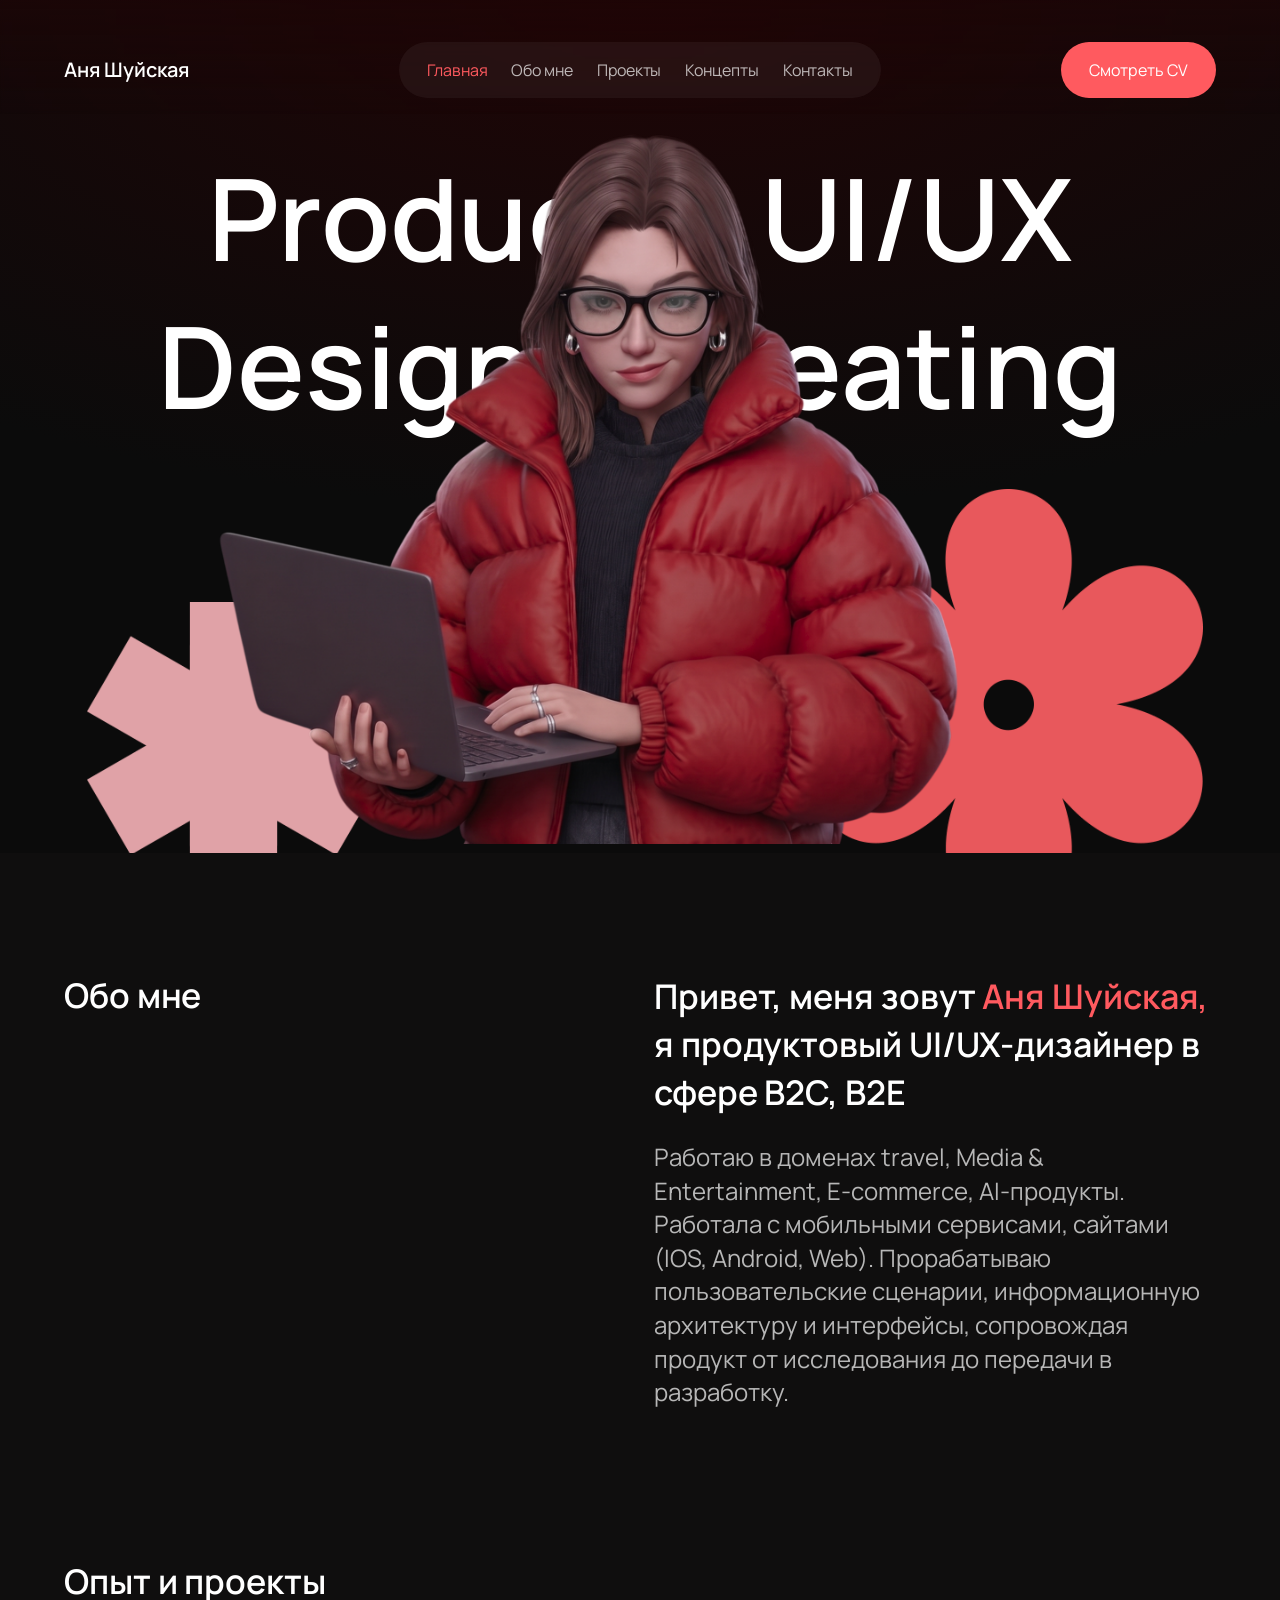
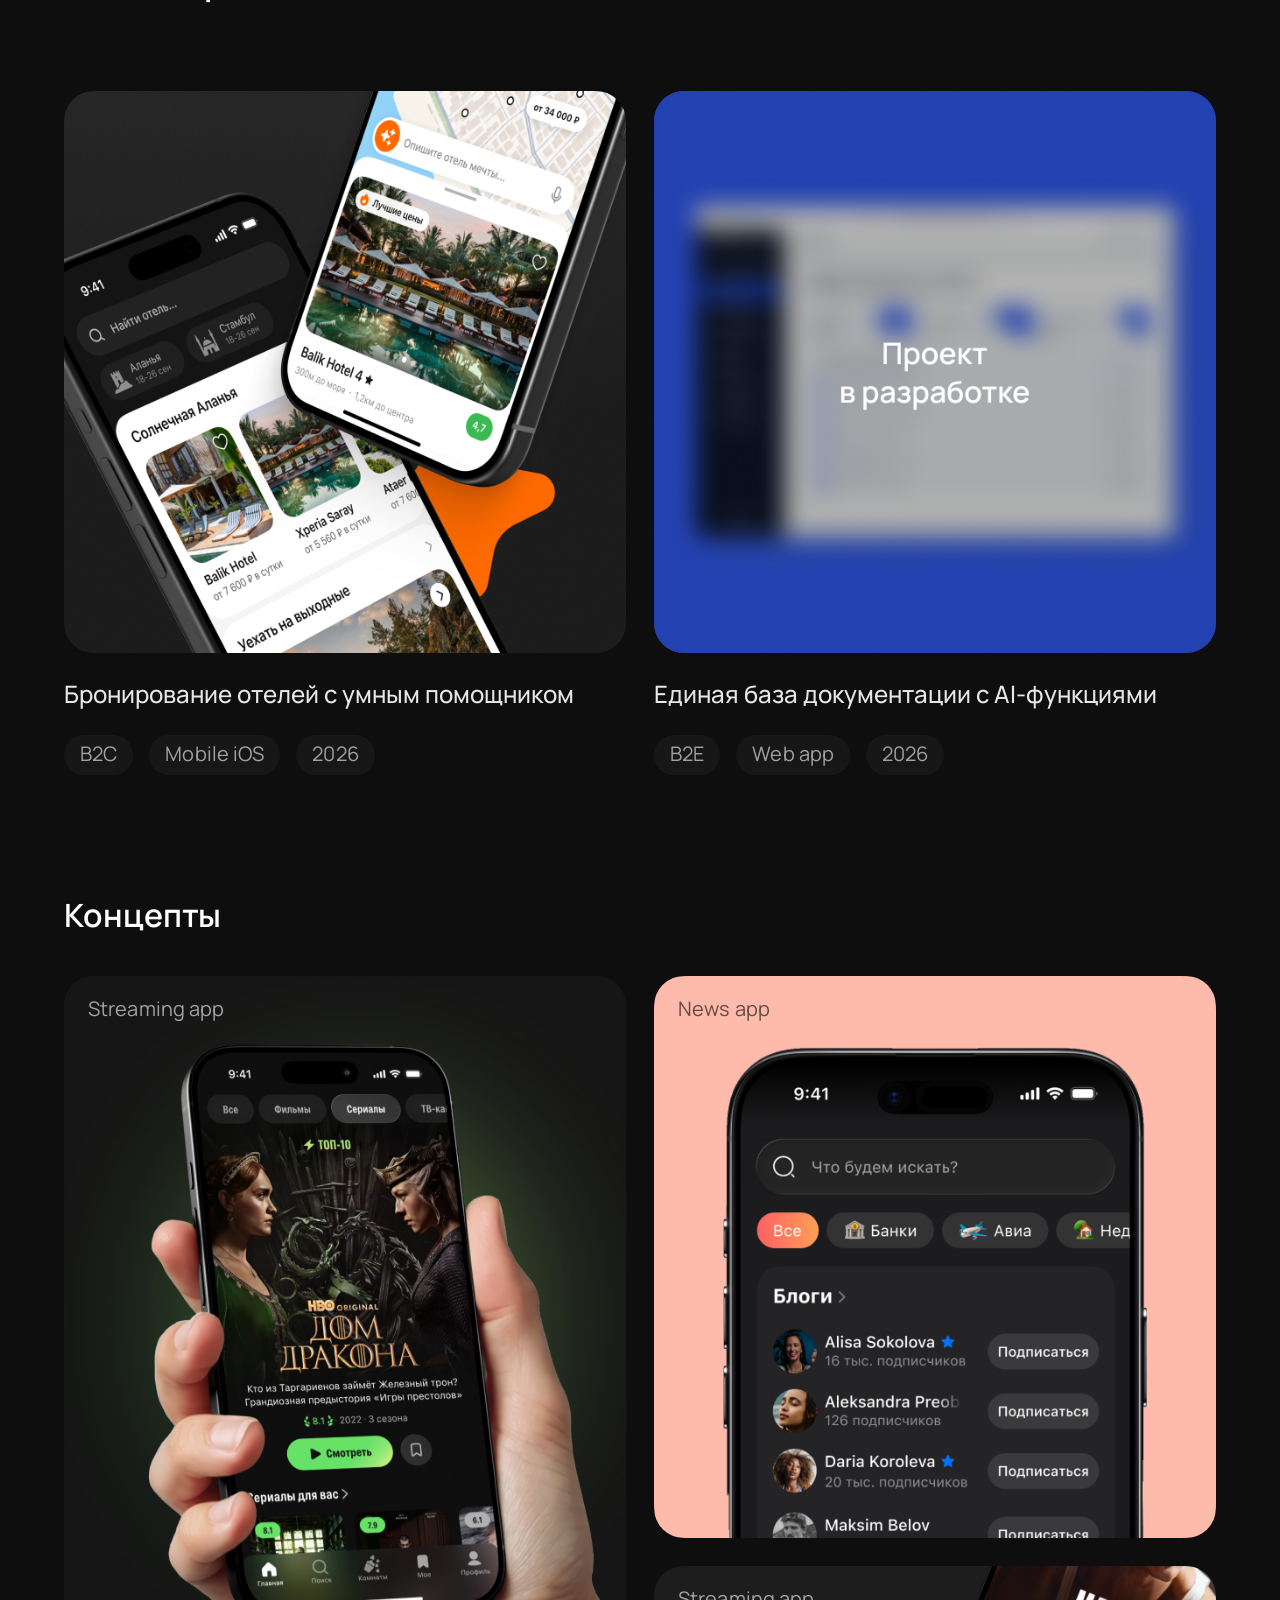
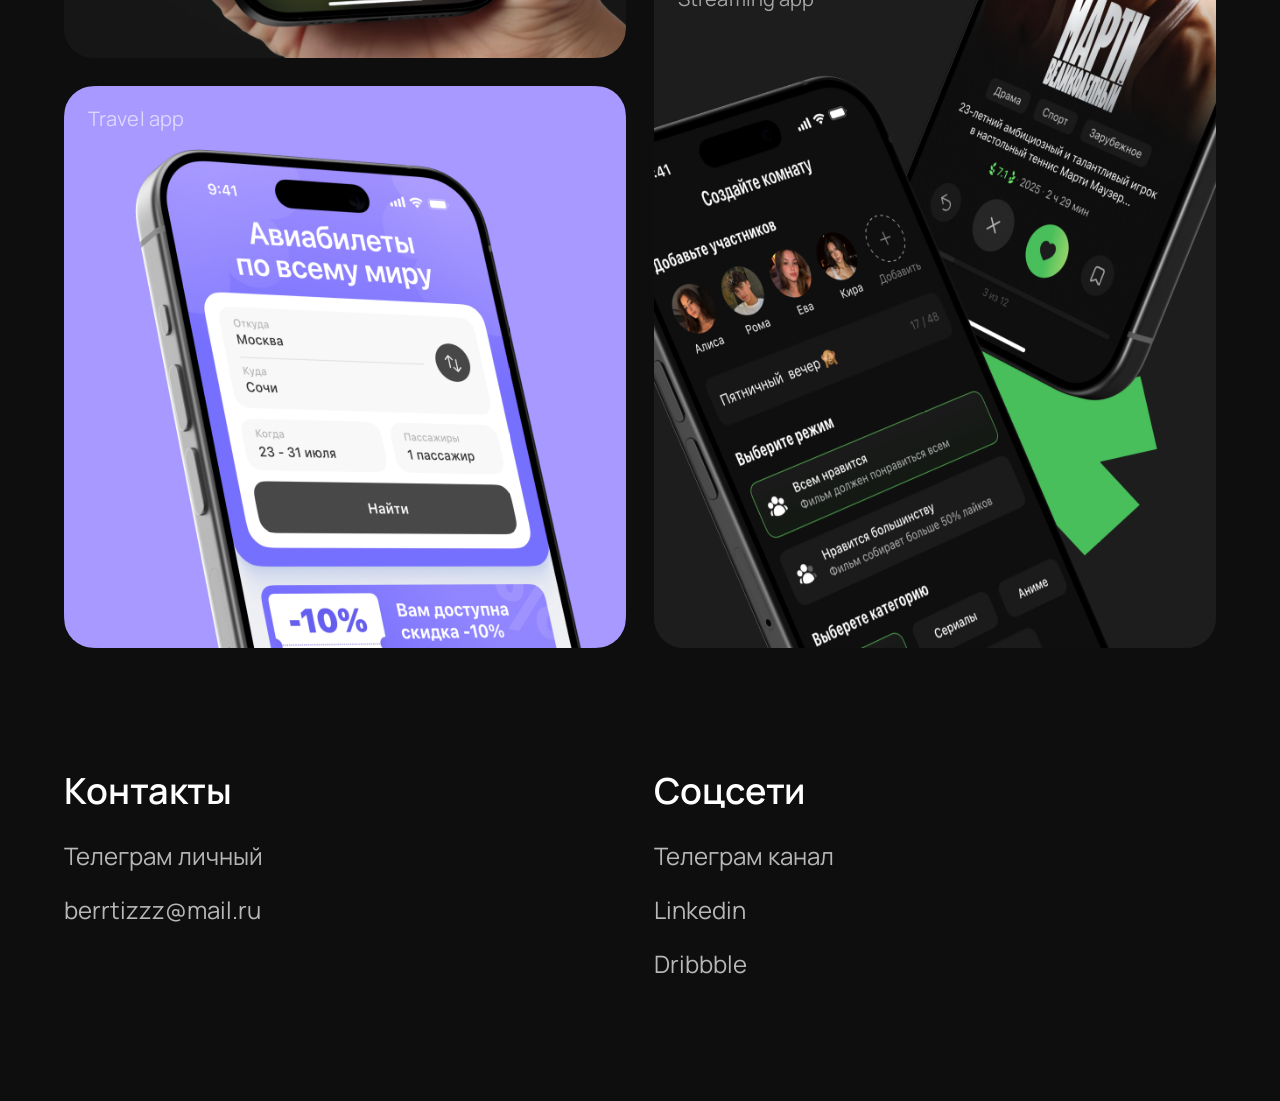
<file: index.html>
<!doctype html>
<html lang="ru">
<head>
  <meta charset="utf-8">
  <meta name="viewport" content="width=device-width, initial-scale=1">
  <title>Аня Шуйская — Product & UX/UI Designer</title>
  <meta name="description" content="Аня Шуйская — продуктовый UI/UX-дизайнер в сфере B2C и B2E.">
  <link rel="preconnect" href="https://fonts.googleapis.com">
  <link rel="preconnect" href="https://fonts.gstatic.com" crossorigin>
  <link href="https://fonts.googleapis.com/css2?family=Manrope:wght@400;500;600&display=swap" rel="stylesheet">
  <link rel="stylesheet" href="css/styles.css">
  <link rel="stylesheet" href="css/cursor.css">
</head>
<body>

  <div class="site-header-bg" aria-hidden="true"></div>

  <header class="site-header">
    <a href="#top" class="logo">Аня Шуйская</a>

    <nav class="nav" id="site-nav" aria-label="Основная навигация">
      <a href="#top" class="nav__link is-active" data-section="top">Главная</a>
      <a href="#about" class="nav__link" data-section="about">Обо мне</a>
      <a href="#projects" class="nav__link" data-section="projects">Проекты</a>
      <a href="#concepts" class="nav__link" data-section="concepts">Концепты</a>
      <a href="#contacts" class="nav__link" data-section="contacts">Контакты</a>
    </nav>

    <div class="header-actions">
      <a href="assets/cv-anna-shuiskaya.pdf" class="btn-cv" target="_blank" rel="noopener" aria-label="Смотреть CV">
        <span class="btn-cv__full">Смотреть CV</span>
        <span class="btn-cv__short" aria-hidden="true">CV</span>
      </a>
      <button type="button" class="btn-burger" aria-label="Открыть меню" aria-expanded="false" aria-controls="site-nav">
        <svg class="btn-burger__icon btn-burger__icon--open" width="24" height="24" viewBox="0 0 24 24" fill="none" aria-hidden="true"><path d="M3.75 6.75h16.5M3.75 12h16.5m-16.5 5.25h16.5" stroke="currentColor" stroke-width="1.5" stroke-linecap="round" stroke-linejoin="round"/></svg>
        <svg class="btn-burger__icon btn-burger__icon--close" width="24" height="24" viewBox="0 0 24 24" fill="none" aria-hidden="true"><path d="M6 18 18 6M6 6l12 12" stroke="currentColor" stroke-width="1.5" stroke-linecap="round" stroke-linejoin="round"/></svg>
      </button>
    </div>
  </header>

  <main>

    <!-- Hero -->
    <section id="top" class="hero section" data-section="top">
      <!-- Сцена 1440×960 масштабируется целиком: фигуры, текст и фото не смещаются друг относительно друга -->
      <div class="hero__stage">
        <h1 class="hero__title">
          Product &amp; UI/UX<br>Designer creating
        </h1>
        <img class="hero__shape hero__shape--asterisk" src="assets/shape-asterisk.png" alt="" aria-hidden="true">
        <img class="hero__shape hero__shape--flower" src="assets/shape-flower.png" alt="" aria-hidden="true">
        <img class="hero__figure" src="assets/hero-woman.png" alt="Аня Шуйская с ноутбуком">
      </div>
    </section>

    <!-- Обо мне -->
    <section id="about" class="about section" data-section="about">
      <div class="container about__grid">
        <h2 class="heading">Обо мне</h2>
        <div class="about__text">
          <p class="about__lead">
            Привет, меня зовут <span class="accent">Аня Шуйская,</span><br class="br-mobile">
            я продуктовый UI/UX-дизайнер<br class="br-mobile"> в сфере B2C, B2E
          </p>
          <p>
            Работаю в доменах travel, Media &amp; Entertainment, E-commerce, AI-продукты. Работала с мобильными сервисами, сайтами (IOS, Android, Web). Прорабатываю пользовательские сценарии, информационную архитектуру и интерфейсы, сопровождая продукт от исследования до передачи в разработку.
          </p>
        </div>
      </div>
    </section>

    <!-- Проекты -->
    <section id="projects" class="projects section" data-section="projects">
      <div class="container">
        <h2 class="heading">Опыт и проекты</h2>

        <div class="projects__grid">
          <article class="project">
            <a href="case-hotel-booking.html" class="media media--square">
              <img src="assets/hotel-booking.png" alt="Экраны приложения бронирования отелей">
            </a>
            <h3 class="project__title"><a href="case-hotel-booking.html">Бронирование отелей с умным<br class="br-mobile"> помощником</a></h3>
            <ul class="tags">
              <li class="tag">B2C</li>
              <li class="tag">Mobile iOS</li>
              <li class="tag">2026</li>
            </ul>
          </article>

          <article class="project">
            <a href="#" class="media media--square media--wip">
              <img src="assets/wip-project.png" alt="Проект в разработке">
            </a>
            <h3 class="project__title">Единая база документации<br class="br-mobile"> с AI-функциями</h3>
            <ul class="tags">
              <li class="tag">B2E</li>
              <li class="tag">Web app</li>
              <li class="tag">2026</li>
            </ul>
          </article>
        </div>
      </div>
    </section>

    <!-- Концепты -->
    <section id="concepts" class="concepts section" data-section="concepts">
      <div class="container">
        <h2 class="heading heading--sub">Концепты</h2>

        <div class="concepts__grid">
          <div class="concepts__col">
            <figure class="concept">
              <div class="media media--tall media--dragon">
                <img src="assets/concept-streaming-dragon.png" alt="Концепт стриминг-приложения, карточка сериала">
                <span class="media__label">Streaming app</span>
              </div>
            </figure>
            <figure class="concept">
              <div class="media media--square">
                <img src="assets/concept-travel.png" alt="Концепт приложения для покупки авиабилетов">
                <span class="media__label">Travel app</span>
              </div>
            </figure>
          </div>

          <div class="concepts__col">
            <figure class="concept">
              <div class="media media--square">
                <img src="assets/concept-news.png" alt="Концепт новостного приложения, лента блогов">
                <span class="media__label media__label--dark">News app</span>
              </div>
            </figure>
            <figure class="concept">
              <div class="media media--tall">
                <img src="assets/concept-streaming-party.png" alt="Концепт приложения для совместного просмотра">
                <span class="media__label">Streaming app</span>
              </div>
            </figure>
          </div>
        </div>
      </div>
    </section>

    <!-- Контакты -->
    <section id="contacts" class="contacts section" data-section="contacts">
      <div class="container contacts__grid">
        <div>
          <h2 class="heading heading--small">Контакты</h2>
          <ul class="contacts__list">
            <li><a href="https://t.me/berrtizzz" target="_blank" rel="noopener">Телеграм личный</a></li>
            <li><a href="mailto:berrtizzz@mail.ru">berrtizzz@mail.ru</a></li>
          </ul>
        </div>

        <div>
          <h2 class="heading heading--small">Соцсети</h2>
          <ul class="contacts__list">
            <li><a href="https://t.me/ashuiskayaa" target="_blank" rel="noopener">Телеграм канал</a></li>
            <li><a href="https://www.linkedin.com/in/аня-шуйская-9316ab3b3?utm_source=share_via&amp;utm_content=profile&amp;utm_medium=member_ios" target="_blank" rel="noopener">Linkedin</a></li>
            <li><a href="https://dribbble.com/ShuiskayaBlin" target="_blank" rel="noopener">Dribbble</a></li>
          </ul>
        </div>
      </div>
    </section>

  </main>

  <script src="js/main.js"></script>
  <script src="js/cursor.js"></script>
</body>
</html>
</file>
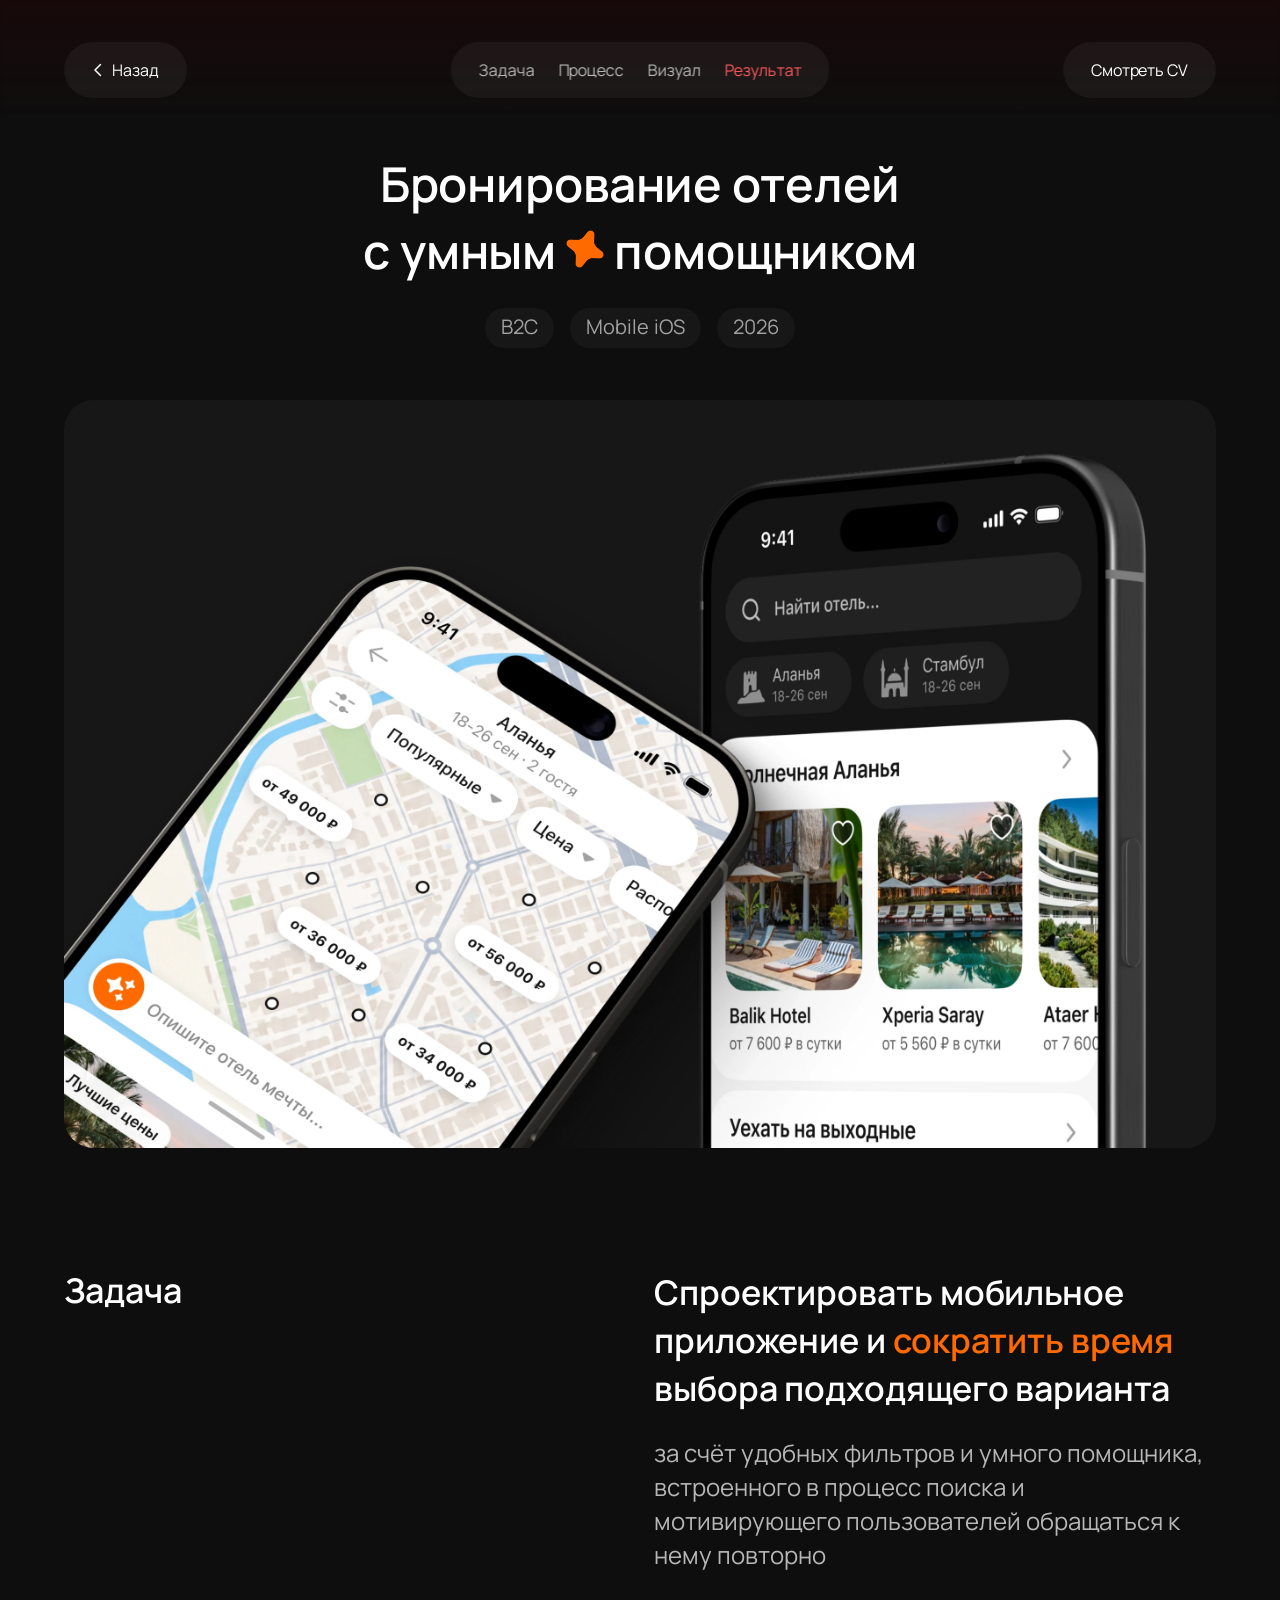
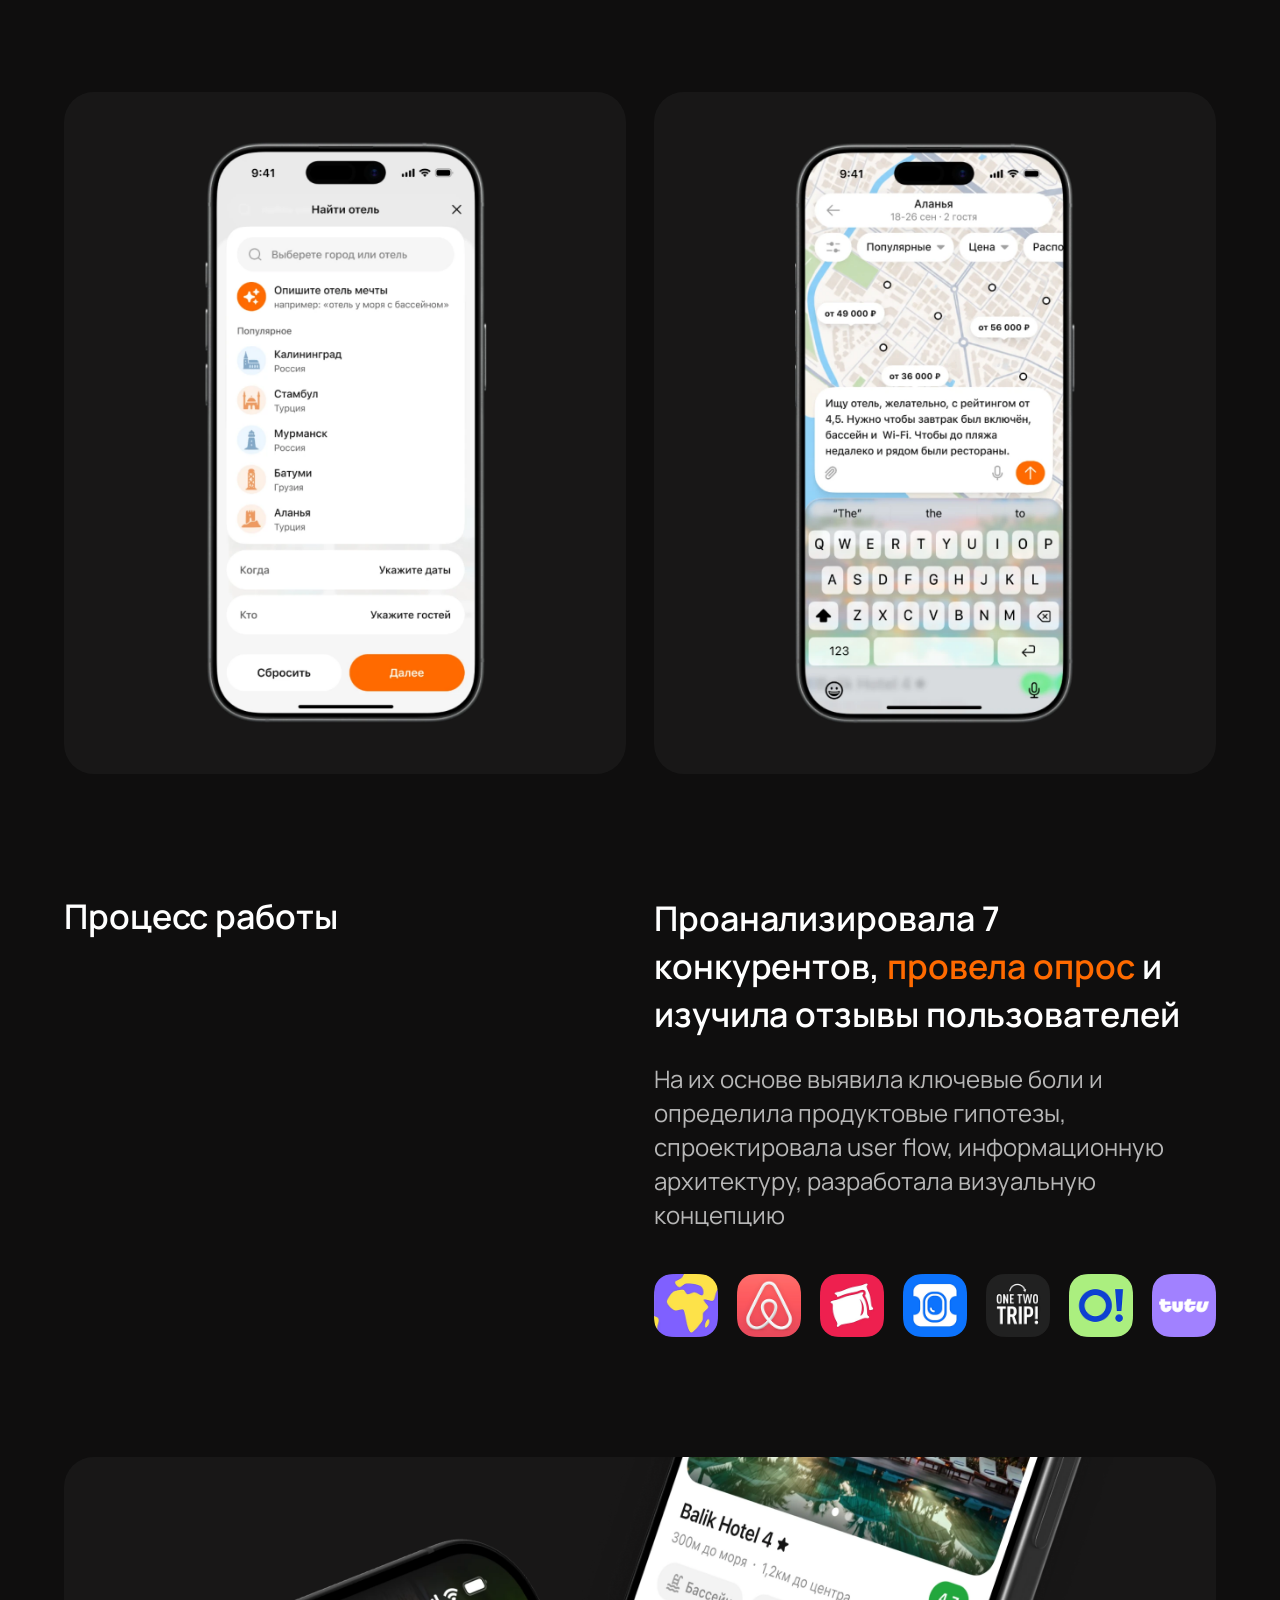
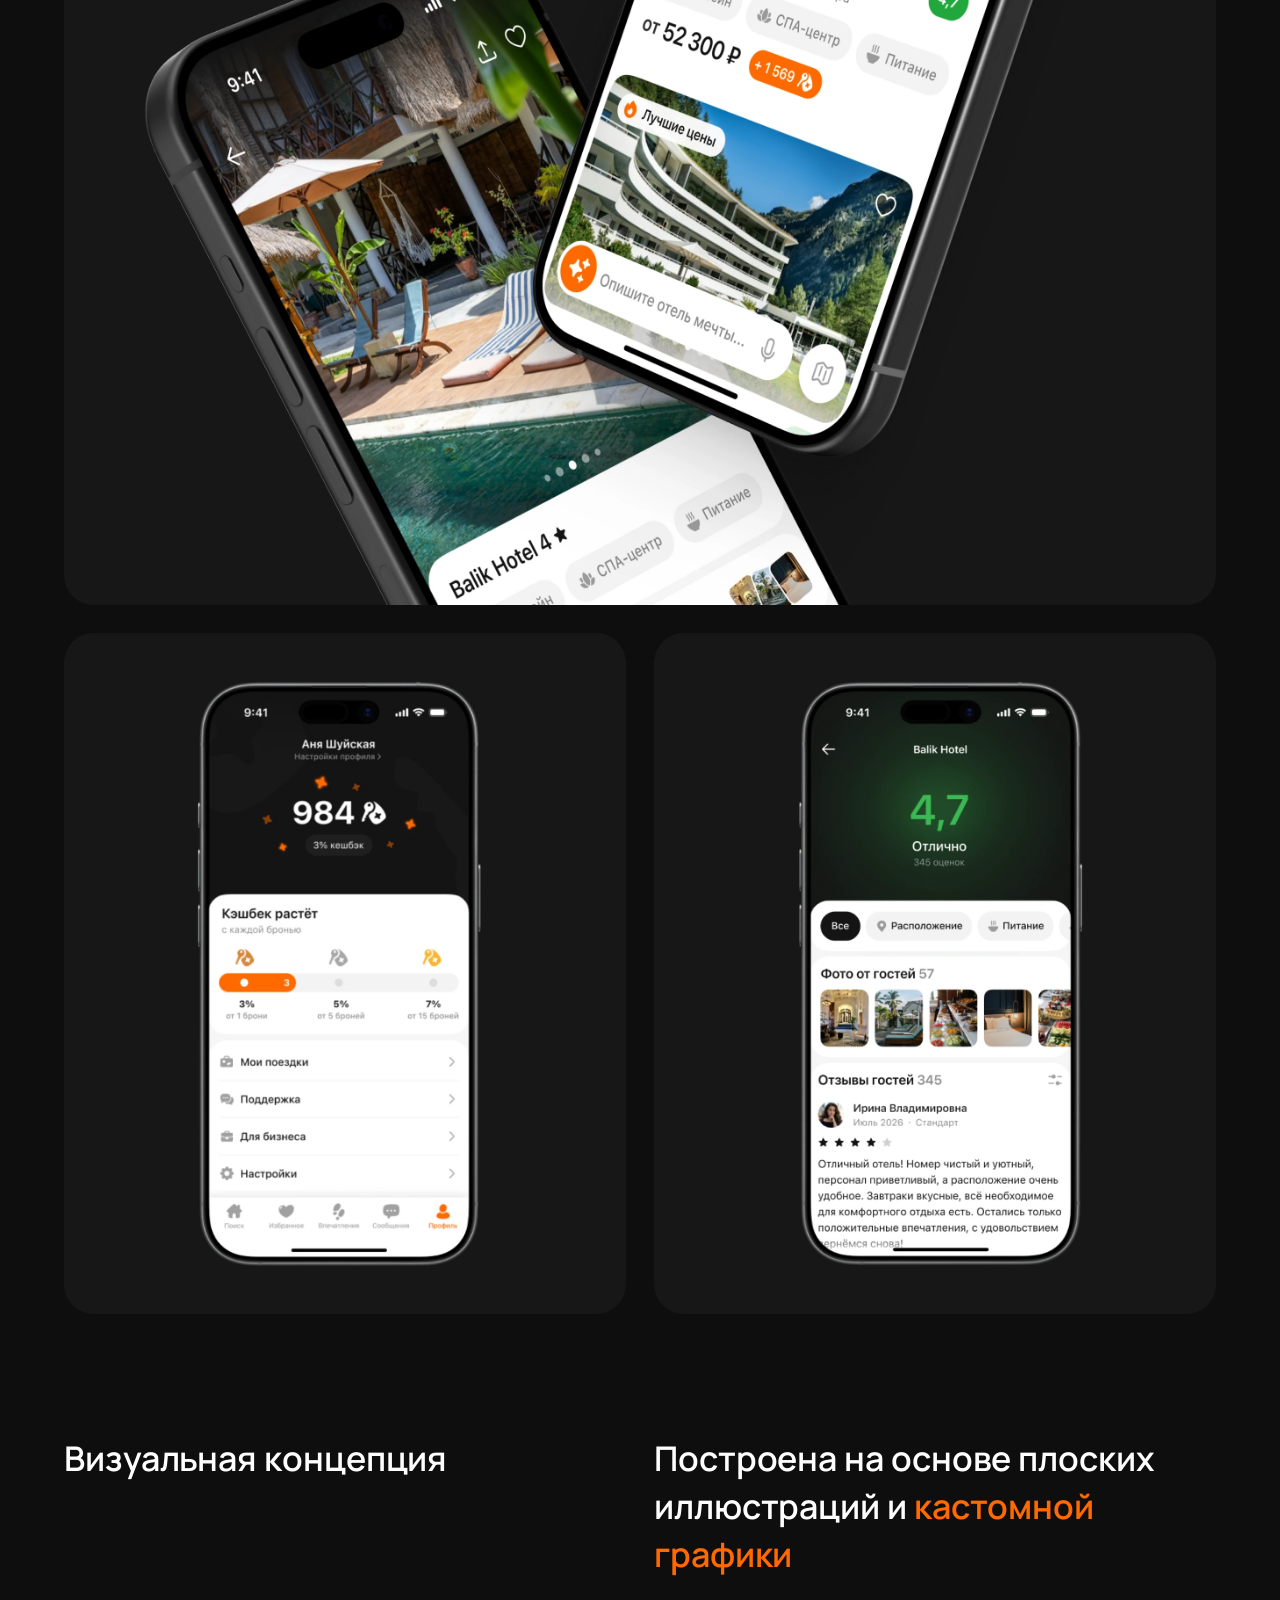
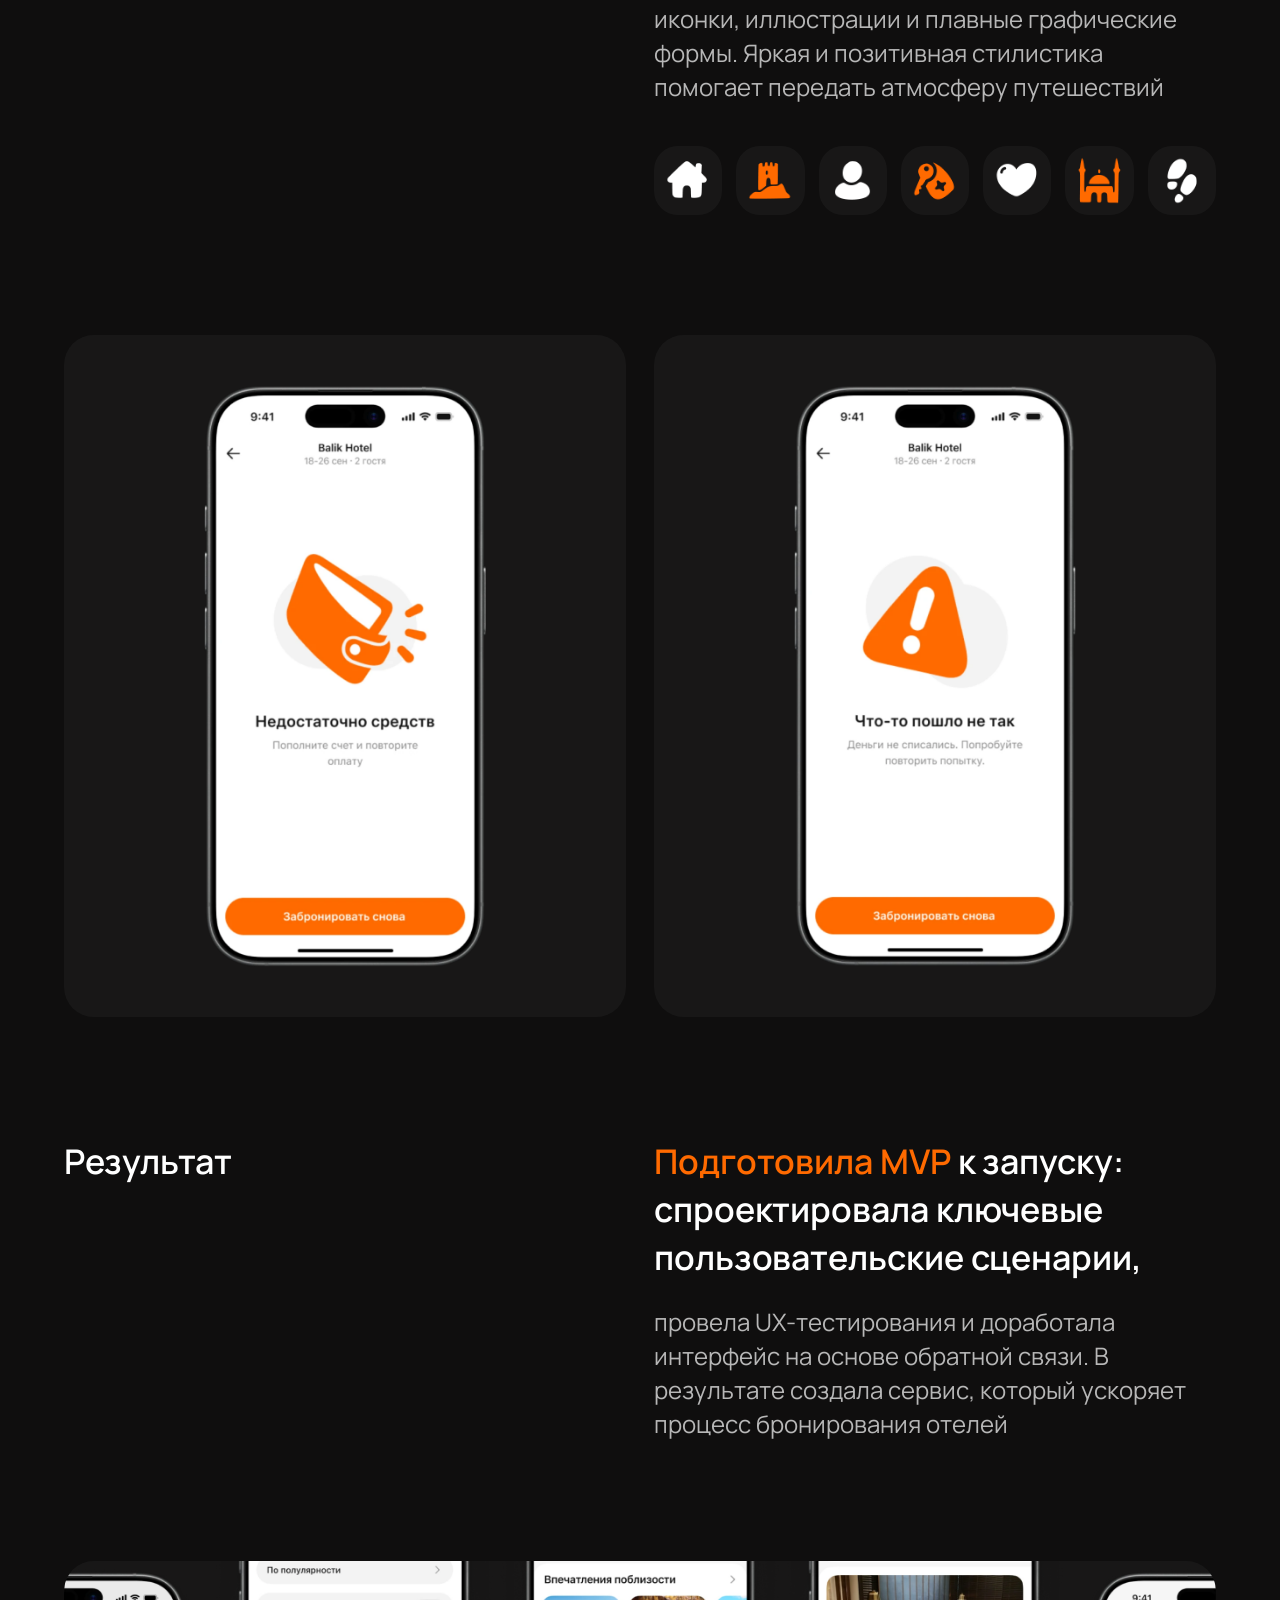
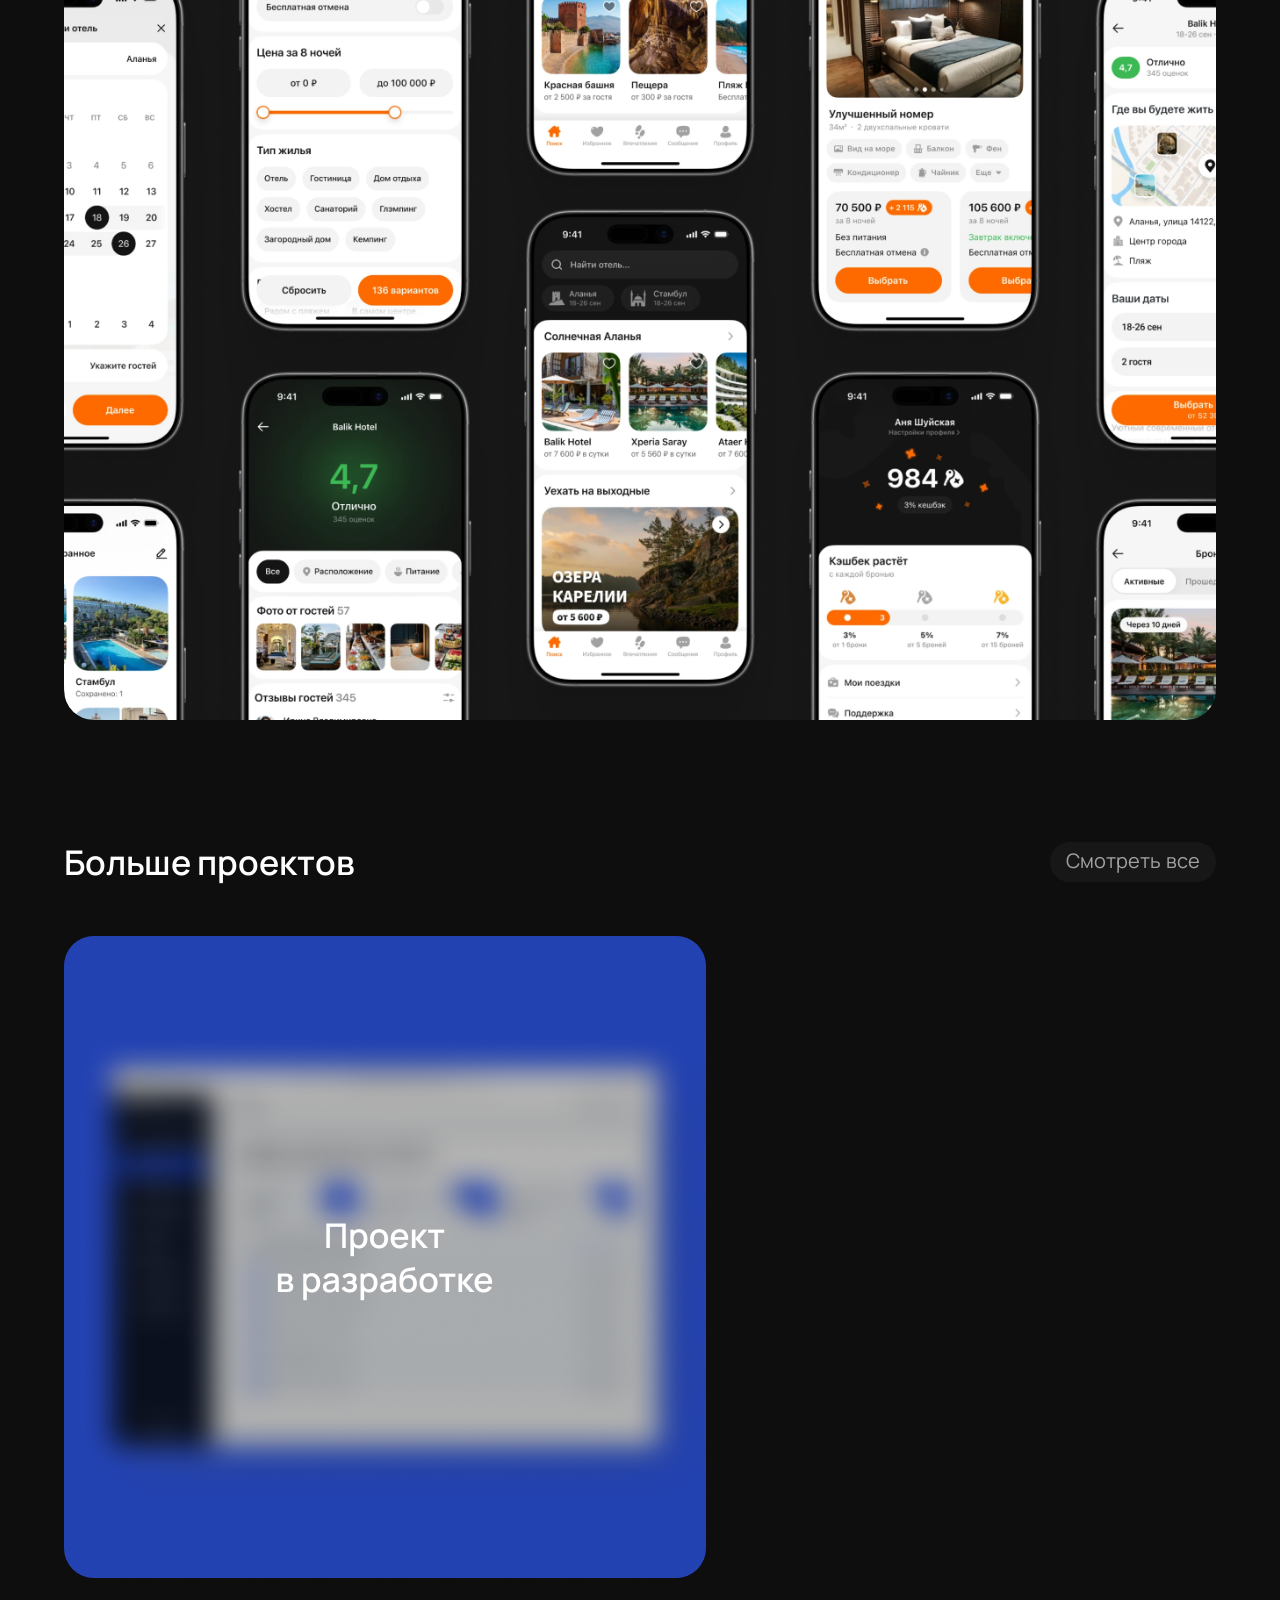
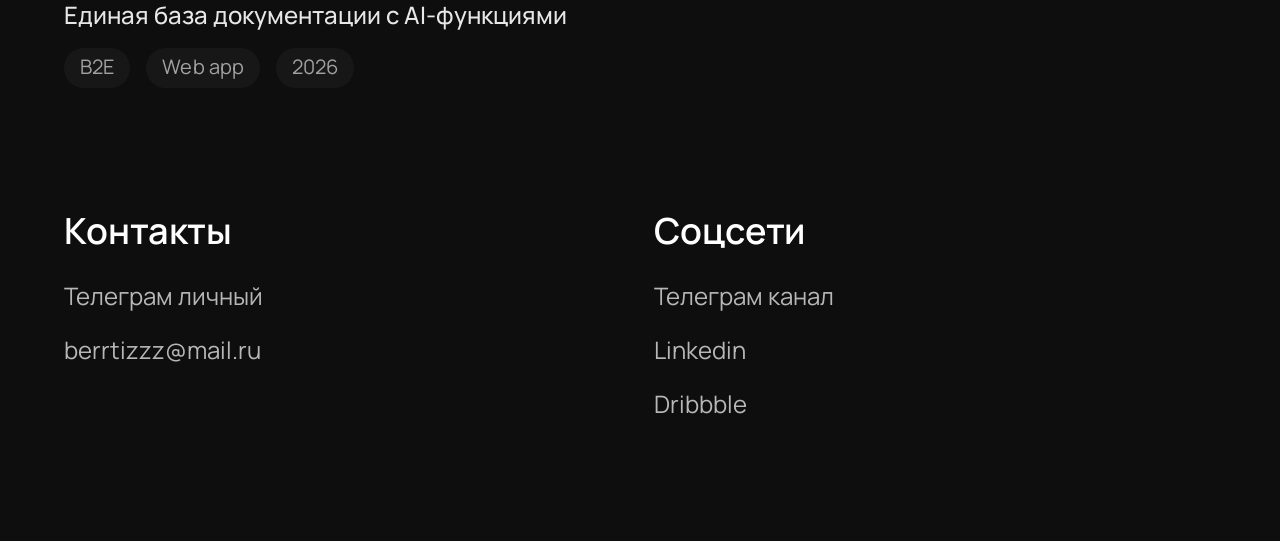
<file: case-hotel-booking.html>
<!doctype html>
<html lang="ru">
<head>
  <meta charset="utf-8">
  <meta name="viewport" content="width=device-width, initial-scale=1">
  <title>Бронирование отелей с умным помощником — Аня Шуйская</title>
  <meta name="description" content="Кейс: мобильное приложение для бронирования отелей с умным помощником. Аня Шуйская — Product &amp; UX/UI Designer.">
  <link rel="preconnect" href="https://fonts.googleapis.com">
  <link rel="preconnect" href="https://fonts.gstatic.com" crossorigin>
  <link href="https://fonts.googleapis.com/css2?family=Manrope:wght@400;500;600&display=swap" rel="stylesheet">
  <link rel="stylesheet" href="css/styles.css">
  <link rel="stylesheet" href="css/case.css">
  <link rel="stylesheet" href="css/cursor.css">
</head>
<body class="page-case">

  <div class="site-header-bg" aria-hidden="true"></div>

  <header class="site-header">
    <a href="index.html#projects" class="pill pill--back">
      <svg class="pill__chevron" width="20" height="20" viewBox="0 0 20 20" fill="none" aria-hidden="true"><path d="M12.5 4.5 7 10l5.5 5.5" stroke="currentColor" stroke-width="1.5" stroke-linecap="round" stroke-linejoin="round"/></svg>
      Назад
    </a>

    <nav class="nav" id="site-nav" aria-label="Навигация по кейсу">
      <a href="#task" class="nav__link" data-section="task">Задача</a>
      <a href="#process" class="nav__link" data-section="process">Процесс</a>
      <a href="#visual" class="nav__link" data-section="visual">Визуал</a>
      <a href="#result" class="nav__link" data-section="result">Результат</a>
    </nav>

    <div class="header-actions">
      <a href="assets/cv-anna-shuiskaya.pdf" class="pill pill--cv" target="_blank" rel="noopener" aria-label="Смотреть CV">
        <span class="btn-cv__full">Смотреть CV</span>
        <span class="btn-cv__short" aria-hidden="true">CV</span>
      </a>
      <button type="button" class="btn-burger" aria-label="Открыть меню" aria-expanded="false" aria-controls="site-nav">
        <svg class="btn-burger__icon btn-burger__icon--open" width="24" height="24" viewBox="0 0 24 24" fill="none" aria-hidden="true"><path d="M3.75 6.75h16.5M3.75 12h16.5m-16.5 5.25h16.5" stroke="currentColor" stroke-width="1.5" stroke-linecap="round" stroke-linejoin="round"/></svg>
        <svg class="btn-burger__icon btn-burger__icon--close" width="24" height="24" viewBox="0 0 24 24" fill="none" aria-hidden="true"><path d="M6 18 18 6M6 6l12 12" stroke="currentColor" stroke-width="1.5" stroke-linecap="round" stroke-linejoin="round"/></svg>
      </button>
    </div>
  </header>

  <main>

    <!-- Шапка кейса -->
    <section class="case-hero">
      <h1 class="case-title">
        <span>Бронирование отелей</span>
        <span class="case-title__line">с умным
          <img class="case-title__icon" src="assets/case/title-star.png" alt="" width="50" height="54">
          помощником</span>
      </h1>

      <ul class="tags tags--center">
        <li class="tag">B2C</li>
        <li class="tag">Mobile iOS</li>
        <li class="tag">2026</li>
      </ul>

      <div class="container">
        <div class="card card--wide"><picture><source media="(max-width: 600px)" srcset="assets/case/m/hero.webp"><img src="assets/case/hero.webp" alt="Экраны приложения: карточка отеля и список вариантов" width="2624" height="1702" decoding="async"></picture></div>
      </div>
    </section>

    <!-- Задача -->
    <section id="task" class="case-section section" data-section="task">
      <div class="container">
        <div class="case-split">
          <h2 class="heading">Задача</h2>
          <div class="case-split__text">
            <p class="case-lead">Спроектировать мобильное приложение и <span class="accent-orange">сократить время</span> выбора подходящего варианта</p>
            <p class="case-body">за счёт удобных фильтров и умного помощника, встроенного в процесс поиска и мотивирующего пользователей обращаться к нему повторно</p>
          </div>
        </div>
        <div class="case-pair">
          <div class="card card--tall"><img src="assets/case/task-1.webp" alt="Экран поиска отеля с описанием «отель мечты»" width="1284" height="1558" loading="lazy" decoding="async"></div>
          <div class="card card--tall"><img src="assets/case/task-2.webp" alt="Умный помощник на карте: запрос в свободной форме" width="1284" height="1558" loading="lazy" decoding="async"></div>
        </div>
        <div class="card card--m"><img src="assets/case/m/task.webp" alt="Экран поиска отеля и умный помощник на карте" width="722" height="722" loading="lazy" decoding="async"></div>
      </div>
    </section>

    <!-- Процесс работы -->
    <section id="process" class="case-section section" data-section="process">
      <div class="container">
        <div class="case-split">
          <h2 class="heading">Процесс работы</h2>
          <div class="case-split__text">
            <p class="case-lead">Проанализировала 7 конкурентов, <span class="accent-orange">провела опрос</span> и изучила отзывы пользователей</p>
            <p class="case-body">На их основе выявила ключевые боли и определила продуктовые гипотезы, спроектировала user flow, информационную архитектуру, разработала визуальную концепцию</p>
            <ul class="swatches" aria-label="Проанализированные конкуренты">
            <li class="swatch"><img src="assets/case/competitors/logo-1.png" alt="" width="150" height="150" loading="lazy" decoding="async"></li>
            <li class="swatch"><img src="assets/case/competitors/logo-2.png" alt="" width="150" height="150" loading="lazy" decoding="async"></li>
            <li class="swatch"><img src="assets/case/competitors/logo-3.png" alt="" width="150" height="150" loading="lazy" decoding="async"></li>
            <li class="swatch"><img src="assets/case/competitors/logo-4.png" alt="" width="150" height="150" loading="lazy" decoding="async"></li>
            <li class="swatch"><img src="assets/case/competitors/logo-5.png" alt="" width="150" height="150" loading="lazy" decoding="async"></li>
            <li class="swatch"><img src="assets/case/competitors/logo-6.png" alt="" width="150" height="150" loading="lazy" decoding="async"></li>
            <li class="swatch"><img src="assets/case/competitors/logo-7.png" alt="" width="150" height="150" loading="lazy" decoding="async"></li>
            </ul>
          </div>
        </div>
        <div class="card card--wide card--process"><picture><source media="(max-width: 600px)" srcset="assets/case/m/process-wide.webp"><img src="assets/case/process-wide.webp" alt="Экраны приложения: карта с ценами и главная" width="2624" height="1702" loading="lazy" decoding="async"></picture></div>
        <div class="case-pair">
          <div class="card card--tall"><img src="assets/case/process-1.webp" alt="Экран профиля с кешбэком" width="1284" height="1558" loading="lazy" decoding="async"></div>
          <div class="card card--tall"><img src="assets/case/process-2.webp" alt="Экран отзывов гостей об отеле" width="1284" height="1558" loading="lazy" decoding="async"></div>
        </div>
        <div class="card card--m card--m-tight"><img src="assets/case/m/process.webp" alt="Экраны профиля с кешбэком и отзывов гостей об отеле" width="722" height="722" loading="lazy" decoding="async"></div>
      </div>
    </section>

    <!-- Визуальная концепция -->
    <section id="visual" class="case-section section" data-section="visual">
      <div class="container">
        <div class="case-split">
          <h2 class="heading heading--tall">Визуальная концепция</h2>
          <div class="case-split__text">
            <p class="case-lead">Построена на основе плоских иллюстраций и <span class="accent-orange">кастомной графики</span></p>
            <p class="case-body">иконки, иллюстрации и плавные графические формы. Яркая и позитивная стилистика помогает передать атмосферу путешествий</p>
            <ul class="icon-row" aria-hidden="true">
            <li class="icon-tile"><img src="assets/case/icons/icon-3.png" alt="" width="114" height="114" style="width:71.25%" loading="lazy" decoding="async"></li>
            <li class="icon-tile"><img src="assets/case/icons/icon-1.png" alt="" width="106" height="106" style="width:66.25%" loading="lazy" decoding="async"></li>
            <li class="icon-tile"><img src="assets/case/icons/icon-4.png" alt="" width="114" height="114" style="width:71.25%" loading="lazy" decoding="async"></li>
            <li class="icon-tile"><img src="assets/case/icons/icon-2.png" alt="" width="106" height="106" style="width:66.25%" loading="lazy" decoding="async"></li>
            <li class="icon-tile"><img src="assets/case/icons/icon-5.png" alt="" width="114" height="114" style="width:71.25%" loading="lazy" decoding="async"></li>
            <li class="icon-tile"><img src="assets/case/icons/icon-7.png" alt="" width="118" height="118" style="width:73.75%" loading="lazy" decoding="async"></li>
            <li class="icon-tile"><img src="assets/case/icons/icon-6.png" alt="" width="114" height="114" style="width:71.25%" loading="lazy" decoding="async"></li>
            </ul>
          </div>
        </div>
        <div class="case-pair">
          <div class="card card--tall"><img src="assets/case/visual-1.webp" alt="Иллюстрация «Недостаточно средств»" width="1284" height="1558" loading="lazy" decoding="async"></div>
          <div class="card card--tall"><img src="assets/case/visual-2.webp" alt="Иллюстрация «Что-то пошло не так»" width="1284" height="1558" loading="lazy" decoding="async"></div>
        </div>
        <div class="card card--m"><img src="assets/case/m/visual.webp" alt="Экраны «Недостаточно средств» и «Что-то пошло не так»" width="722" height="722" loading="lazy" decoding="async"></div>
      </div>
    </section>

    <!-- Результат -->
    <section id="result" class="case-section section" data-section="result">
      <div class="container">
        <div class="case-split">
          <h2 class="heading heading--tall">Результат</h2>
          <div class="case-split__text">
            <p class="case-lead"><span class="accent-orange">Подготовила MVP</span> к запуску:<br class="br-mobile"> спроектировала ключевые пользовательские сценарии,</p>
            <p class="case-body">провела UX-тестирования и доработала интерфейс на основе обратной связи. В результате создала сервис, который ускоряет процесс бронирования отелей</p>
          </div>
        </div>
        <div class="card card--collage"><picture><source media="(max-width: 600px)" srcset="assets/case/m/result.webp"><img src="assets/case/result-collage.webp" alt="Все ключевые экраны приложения" width="2624" height="1730" loading="lazy" decoding="async"></picture></div>
      </div>
    </section>

    <!-- Больше проектов -->
    <section class="case-section case-more" data-more>
      <div class="container">
        <div class="case-more__head">
          <h2 class="heading">Больше проектов</h2>
          <a href="index.html#projects" class="tag tag--link"><span class="tag__full">Смотреть все</span><span class="tag__short">Все</span></a>
        </div>
        <article class="project">
          <div class="media media--square media--wip case-more__media">
            <img src="assets/wip-project.png" alt="Проект в разработке">
          </div>
          <h3 class="project__title">Единая база документации<br class="br-mobile"> с AI-функциями</h3>
          <ul class="tags">
            <li class="tag">B2E</li>
            <li class="tag">Web app</li>
            <li class="tag">2026</li>
          </ul>
        </article>
      </div>
    </section>

    <!-- Контакты -->
    <section id="contacts" class="contacts section">
      <div class="container contacts__grid">
        <div>
          <h2 class="heading heading--small">Контакты</h2>
          <ul class="contacts__list">
            <li><a href="https://t.me/berrtizzz" target="_blank" rel="noopener">Телеграм личный</a></li>
            <li><a href="mailto:berrtizzz@mail.ru">berrtizzz@mail.ru</a></li>
          </ul>
        </div>

        <div>
          <h2 class="heading heading--small">Соцсети</h2>
          <ul class="contacts__list">
            <li><a href="https://t.me/ashuiskayaa" target="_blank" rel="noopener">Телеграм канал</a></li>
            <li><a href="https://www.linkedin.com/in/аня-шуйская-9316ab3b3?utm_source=share_via&amp;utm_content=profile&amp;utm_medium=member_ios" target="_blank" rel="noopener">Linkedin</a></li>
            <li><a href="https://dribbble.com/ShuiskayaBlin" target="_blank" rel="noopener">Dribbble</a></li>
          </ul>
        </div>
      </div>
    </section>

  </main>

  <script src="js/main.js"></script>
  <script src="js/cursor.js"></script>
</body>
</html>
</file>
<file: css/styles.css>
/* ==========================================================================
   Аня Шуйская — главная страница
   ========================================================================== */

:root {
  --bg: #0f0e0e;
  --text: #ffffff;
  --text-muted: rgba(255, 255, 255, 0.7);
  --text-soft: rgba(255, 255, 255, 0.6);
  --accent: #ff5a5f;
  --card: rgba(255, 255, 255, 0.04);
  --radius: 30px;
  --container: 1312px;
  --header-h: 56px;
  --header-top: 42px;
  --ease: cubic-bezier(0.22, 1, 0.36, 1);
}

*,
*::before,
*::after {
  box-sizing: border-box;
}

html {
  scroll-behavior: smooth;
  background: var(--bg);
}

body {
  margin: 0;
  background: var(--bg);
  color: var(--text);
  font-family: "Manrope", system-ui, -apple-system, "Segoe UI", sans-serif;
  font-weight: 400;
  line-height: 1.4;
  -webkit-font-smoothing: antialiased;
}

img {
  display: block;
  max-width: 100%;
  height: auto;
}

a {
  color: inherit;
  text-decoration: none;
}

h1, h2, h3, p, ul {
  margin: 0;
  padding: 0;
}

ul {
  list-style: none;
}

/* ---------- Layout ---------- */

.section {
  position: relative;
  scroll-margin-top: 120px;
}

.container {
  width: min(100% - 128px, var(--container));
  margin-inline: auto;
}

.heading {
  font-size: 34px;
  font-weight: 600;
  line-height: 1.3;
  letter-spacing: -0.085px;
  color: var(--text);
}

.heading--sub {
  font-size: 32px;
  letter-spacing: -0.08px;
}

.heading--small {
  font-size: 36px;
  font-weight: 600;
  line-height: 1.3;
  letter-spacing: -0.09px;
  margin-bottom: 24px;
}

/* ---------- Header (фиксирована сверху) ---------- */

/* Полупрозрачная градиентная полоса-подложка под шапкой */
.site-header-bg {
  position: fixed;
  top: 0;
  left: 0;
  right: 0;
  height: 114px;
  z-index: 99;
  pointer-events: none;
  -webkit-backdrop-filter: blur(2px);
  backdrop-filter: blur(2px);
  background: linear-gradient(
    to bottom,
    rgba(31, 5, 6, 0.55) 0%,
    rgba(15, 14, 14, 0) 100%
  );
}

.site-header {
  position: fixed;
  top: var(--header-top);
  left: 0;
  right: 0;
  z-index: 100;
  width: min(100% - 128px, var(--container));
  margin-inline: auto;
  height: var(--header-h);
  display: flex;
  align-items: center;
  justify-content: space-between;
  pointer-events: none;
}

.site-header > * {
  pointer-events: auto;
}

.logo {
  font-size: 20px;
  font-weight: 600;
  line-height: 1.3;
  white-space: nowrap;
  transition: opacity 0.3s var(--ease);
}

.logo:hover {
  opacity: 0.75;
}

.nav {
  position: absolute;
  left: 50%;
  top: 50%;
  transform: translate(-50%, -50%);
  display: flex;
  align-items: center;
  gap: 24px;
  height: var(--header-h);
  padding: 0 28px;
  border-radius: var(--radius);
  background: rgba(255, 255, 255, 0.05);
  -webkit-backdrop-filter: blur(2px);
  backdrop-filter: blur(2px);
  font-size: 16px;
  letter-spacing: -0.08px;
  white-space: nowrap;
}

.nav__link {
  color: var(--text-muted);
  transition: color 0.35s var(--ease);
}

.nav__link:hover {
  color: var(--text);
}

.nav__link.is-active {
  color: var(--accent);
}

.btn-cv {
  display: inline-flex;
  align-items: center;
  height: 56px;
  padding: 0 28px;
  border-radius: var(--radius);
  background: var(--accent);
  color: var(--text);
  font-size: 16px;
  letter-spacing: 0.08px;
  white-space: nowrap;
  transition: transform 0.3s var(--ease), filter 0.3s var(--ease);
}

.btn-cv:hover {
  transform: translateY(-2px);
  filter: brightness(1.08);
}

.btn-cv__short {
  display: none;
}

.header-actions {
  display: flex;
  align-items: center;
  gap: 8px;
}

/* Бургер: показывается только на узких экранах */
.btn-burger {
  display: none;
  align-items: center;
  justify-content: center;
  width: 56px;
  height: 44px;
  padding: 0;
  border: 0;
  border-radius: var(--radius);
  background: rgba(255, 255, 255, 0.05);
  -webkit-backdrop-filter: blur(2px);
  backdrop-filter: blur(2px);
  color: var(--text);
  cursor: pointer;
  -webkit-tap-highlight-color: transparent;
}

.btn-burger__icon--close,
.btn-burger[aria-expanded="true"] .btn-burger__icon--open {
  display: none;
}

.btn-burger[aria-expanded="true"] .btn-burger__icon--close {
  display: block;
}

/* ---------- Hero ---------- */

/* Вся композиция собрана на сцене 1440×960 (как в макете) и масштабируется
   пропорционально ширине экрана (но не больше 1440px): --u = 1 «пиксель макета». */
.hero {
  position: relative;
  overflow: hidden;
  container-type: inline-size;
  background: radial-gradient(
    ellipse 90% 60% at 50% 0%,
    rgba(31, 5, 6, 1) 0%,
    rgba(11, 11, 11, 1) 100%
  );
  text-align: center;
}

.hero__stage {
  --u: calc(min(100cqw, 1440px) / 1440);
  position: relative;
  width: calc(var(--u) * 1440);
  height: calc(var(--u) * 960);
  margin-inline: auto;
}

/* Заголовок и декоративные фигуры лежат в одном слое позади фото */
.hero__title {
  position: absolute;
  left: 0;
  top: calc(var(--u) * 162);
  z-index: 1;
  width: 100%;
  font-size: calc(var(--u) * 128);
  font-weight: 600;
  line-height: 1.3;
  letter-spacing: -0.0025em;
  white-space: nowrap;
}

.hero__shape {
  position: absolute;
  z-index: 1;
  max-width: none;
  pointer-events: none;
  user-select: none;
}

.hero__shape--asterisk {
  left: calc(var(--u) * 98);
  top: calc(var(--u) * 677);
  width: calc(var(--u) * 330);
}

.hero__shape--flower {
  left: calc(var(--u) * 916);
  top: calc(var(--u) * 550);
  width: calc(var(--u) * 437);
}

/* Фото — поверх текста и фигур, с нахлёстом, как в макете */
.hero__figure {
  position: absolute;
  left: calc(var(--u) * 135);
  top: calc(var(--u) * 98);
  z-index: 2;
  width: calc(var(--u) * 1142);
  max-width: none;
  height: auto;
  pointer-events: none;
  user-select: none;
}

/* ---------- Обо мне ---------- */

.about {
  background: var(--bg);
  padding: 120px 0 0;
}

.about__grid {
  display: grid;
  grid-template-columns: 1fr 1fr;
  gap: 28px;
  align-items: start;
}

.about__text {
  display: flex;
  flex-direction: column;
  gap: 24px;
  font-size: 24px;
  color: var(--text-muted);
}

.about__text p {
  line-height: 1.4;
}

.about__lead {
  font-size: 34px;
  font-weight: 600;
  letter-spacing: -0.085px;
  color: var(--text);
}

.br-mobile {
  display: none;
}

.accent {
  color: var(--accent);
}

/* ---------- Проекты ---------- */

.projects {
  padding: 150px 0 80px;
}

.projects__grid {
  margin-top: 88px;
  display: grid;
  grid-template-columns: 1fr 1fr;
  gap: 28px;
}

.project__title a {
  transition: color 0.3s var(--ease);
}

.project__title a:hover {
  color: var(--accent);
}

.project__title {
  margin-top: 24px;
  font-size: 24px;
  font-weight: 500;
  line-height: 1.4;
  color: rgba(255, 255, 255, 0.9);
}

/* Общий контейнер для картинки: обрезает масштаб по рамке */
.media {
  position: relative;
  display: block;
  overflow: hidden;
  border-radius: var(--radius);
  background: var(--card);
}

.media img {
  width: 100%;
  height: 100%;
  object-fit: cover;
  transition: transform 0.6s var(--ease);
  will-change: transform;
}

.media:hover img {
  transform: scale(1.05);
}

.media--square {
  aspect-ratio: 1 / 1;
}

.media--tall {
  aspect-ratio: 642 / 779;
}

.media--wip {
  background: #2a3fa8;
}

.tags {
  margin-top: 24px;
  display: flex;
  flex-wrap: wrap;
  gap: 16px;
}

.tag {
  padding: 6px 16px 8px;
  border-radius: var(--radius);
  background: var(--card);
  color: var(--text-soft);
  font-size: 20px;
  letter-spacing: 0.1px;
  line-height: 1.3;
}

/* ---------- Концепты ---------- */

.concepts {
  padding: 40px 0 0;
}

/* Неровная «кирпичная» сетка: два независимых столбца,
   в каждом — одна высокая и одна квадратная карточка в своём порядке. */
.concepts__grid {
  margin-top: 40px;
  display: flex;
  gap: 28px;
}

.concepts__col {
  display: flex;
  flex-direction: column;
  flex: 1 1 0;
  min-width: 0;
  gap: 28px;
}

.concept {
  margin: 0;
  position: relative;
}

.concept .media {
  background: #1d1d1d;
}

/* Подпись — отдельный слой поверх фото, не вложена в <img>,
   поэтому не увеличивается вместе с ним при наведении. */
.media__label {
  position: absolute;
  top: 20px;
  left: 24px;
  z-index: 2;
  font-size: 20px;
  letter-spacing: 0.1px;
  line-height: 1.3;
  color: var(--text-soft);
  pointer-events: none;
}

.media__label--dark {
  color: rgba(0, 0, 0, 0.6);
}

/* ---------- Контакты ---------- */

.contacts {
  padding: 120px 0 120px;
}

.contacts__grid {
  display: grid;
  grid-template-columns: 1fr 1fr;
  gap: 28px;
}

.contacts__list {
  display: flex;
  flex-direction: column;
  gap: 20px;
  font-size: 24px;
  line-height: 34px;
  color: var(--text-muted);
}

.contacts__list a {
  display: inline-block;
  transition: color 0.3s var(--ease);
}

.contacts__list a:hover {
  color: #ff5a5f;
}

/* ---------- Адаптив: только базовые правки для узких экранов ---------- */

@media (max-width: 1100px) {
  .nav {
    gap: 16px;
    padding: 0 18px;
    font-size: 14px;
  }
  .btn-cv {
    height: 44px;
    padding: 0 20px;
    font-size: 14px;
  }
}

/* Шапка с бургером: планшет (вертикальный) и телефон */
@media (max-width: 1024px) {
  .site-header {
    width: min(100% - 32px, var(--container));
  }

  .btn-burger {
    display: inline-flex;
  }

  /* Навигация превращается в выпадающее меню под шапкой */
  .nav {
    display: flex;
    flex-direction: column;
    align-items: stretch;
    gap: 0;
    left: 0;
    right: 0;
    top: calc(100% + 8px);
    height: auto;
    padding: 8px;
    transform: translateY(-8px);
    border-radius: 24px;
    background: rgba(24, 22, 22, 0.92);
    -webkit-backdrop-filter: blur(12px);
    backdrop-filter: blur(12px);
    font-size: 16px;
    opacity: 0;
    visibility: hidden;
    transition: opacity 0.3s var(--ease), transform 0.3s var(--ease), visibility 0s linear 0.3s;
  }

  .site-header.is-open .nav {
    opacity: 1;
    visibility: visible;
    transform: none;
    transition-delay: 0s;
  }

  .nav__link {
    padding: 14px 16px;
    border-radius: 16px;
  }

  .nav__link:active {
    background: rgba(255, 255, 255, 0.05);
  }

  .container {
    width: min(100% - 32px, var(--container));
  }
}

/* Одна колонка — только телефон */
@media (max-width: 600px) {
  .about__grid,
  .projects__grid,
  .contacts__grid {
    grid-template-columns: 1fr;
  }
  .concepts__grid {
    flex-direction: column;
  }
}

/* ---------- Планшет, вертикальная ориентация (макет 834px) ----------
   Поля 16, расстояние между блоками 48, две колонки по 393 с зазором 16.
   Шрифты: заголовки блоков 24, основной текст 18, теги/подписи 14. */

@media (min-width: 601px) and (max-width: 1024px) {
  :root {
    --header-top: 36px;
    --header-h: 44px;
  }

  .section {
    scroll-margin-top: 44px;
  }

  /* Шапка: логотип слева, «CV» и бургер справа (56×44) */
  .site-header-bg {
    height: 80px;
  }

  .logo {
    font-size: 20px;
  }

  .btn-cv {
    justify-content: center;
    width: 56px;
    height: 44px;
    padding: 0;
    font-size: 14px;
    letter-spacing: 0.07px;
    line-height: 1.3;
  }

  .btn-cv__full {
    display: none;
  }

  .btn-cv__short {
    display: inline;
  }

  /* Выпадающее меню — компактная панель справа под шапкой */
  .nav {
    left: auto;
    right: 0;
    width: 320px;
  }

  /* Заголовки блоков */
  .heading,
  .heading--sub,
  .heading--small {
    font-size: 24px;
    line-height: 1.3;
    letter-spacing: -0.06px;
  }

  .heading--small {
    margin-bottom: 16px;
  }

  /* Hero: сцена 834×1178, 1u = 1px макета, масштабируется по ширине экрана */
  .hero {
    background: radial-gradient(
      ellipse 61.75% 177.75% at 50% 17%,
      rgba(31, 5, 6, 1) 0%,
      rgba(11, 11, 11, 1) 100%
    );
  }

  .hero__stage {
    --u: calc(100cqw / 834);
    width: 100%;
    height: calc(var(--u) * 1178);
  }

  /* Красное свечение за фигурой */
  .hero__stage::before {
    content: "";
    position: absolute;
    left: calc(var(--u) * -103);
    top: calc(var(--u) * 132);
    width: calc(var(--u) * 1040);
    height: calc(var(--u) * 960);
    background: radial-gradient(
      ellipse 50% 50% at 50% 50%,
      rgba(95, 14, 18, 0.45) 0%,
      rgba(95, 14, 18, 0) 100%
    );
    pointer-events: none;
  }

  /* Заголовок центрирован относительно фото (центр фото — x=404) */
  .hero__title {
    left: calc(var(--u) * 404);
    top: calc(var(--u) * 132);
    width: max-content;
    transform: translateX(-50%);
    font-size: calc(var(--u) * 64);
    letter-spacing: -0.0025em;
  }

  .hero__shape--asterisk {
    left: calc(var(--u) * -9);
    top: calc(var(--u) * 677);
    width: calc(var(--u) * 330);
  }

  .hero__shape--flower {
    left: calc(var(--u) * 571);
    top: calc(var(--u) * 550);
    width: calc(var(--u) * 437);
  }

  .hero__figure {
    left: calc(var(--u) * -193);
    top: calc(var(--u) * 264);
    width: calc(var(--u) * 1194);
    height: calc(var(--u) * 914);
    object-fit: cover;
    object-position: center bottom;
  }

  /* Обо мне */
  .about {
    padding: 48px 0 0;
  }

  .about__grid {
    gap: 16px;
  }

  .about__text {
    gap: 24px;
    font-size: 18px;
  }

  .about__lead {
    font-size: 24px;
    letter-spacing: -0.06px;
  }

  .about__lead .br-mobile {
    display: inline;
  }

  /* Проекты */
  .projects {
    padding: 48px 0 0;
  }

  .projects__grid {
    margin-top: 32px;
    gap: 16px;
  }

  .media {
    border-radius: 24px;
  }

  .project__title {
    margin-top: 16px;
    font-size: 18px;
    line-height: 1.4;
  }

  .tags {
    margin-top: 12px;
    gap: 8px;
  }

  .tag {
    font-size: 14px;
    letter-spacing: 0.07px;
    line-height: 1.3;
  }

  /* Концепты */
  .concepts {
    padding: 48px 0 0;
  }

  .concepts__grid {
    margin-top: 32px;
    gap: 16px;
  }

  .concepts__col {
    gap: 16px;
  }

  .media__label {
    top: 12px;
    left: 14px;
    font-size: 14px;
    letter-spacing: 0.07px;
  }

  /* Контакты */
  .contacts {
    padding: 48px 0;
  }

  .contacts__grid {
    gap: 16px;
  }

  .contacts__list {
    gap: 16px;
    font-size: 18px;
    line-height: 1.4;
    letter-spacing: 0;
  }
}

/* ---------- Мобильная версия (макет 393px) ---------- */

@media (max-width: 600px) {
  :root {
    --header-top: 36px;
    --header-h: 44px;
  }

  .section {
    scroll-margin-top: 44px;
  }

  /* Шапка: логотип слева, «CV» и бургер справа */
  .site-header-bg {
    height: 80px;
  }

  .logo {
    position: relative;
    top: 1.5px;
    font-size: 16px;
  }

  .btn-cv {
    justify-content: center;
    width: 56px;
    height: 44px;
    padding: 0;
    font-size: 14px;
    letter-spacing: 0.07px;
    line-height: 1.3;
  }

  .btn-cv__full {
    display: none;
  }

  .btn-cv__short {
    display: inline;
  }

  .nav {
    top: calc(100% + 8px);
  }

  /* Hero: сцена 393×815, 1u = 1px макета и масштабируется по ширине экрана */
  .hero {
    background: radial-gradient(
      ellipse 68% 283px at 50% 0,
      rgba(31, 5, 6, 1) 0%,
      rgba(11, 11, 11, 1) 100%
    );
  }

  .hero__stage {
    --u: calc(100cqw / 393);
    width: 100%;
    height: calc(var(--u) * 815);
  }

  /* Красное свечение за фигурой */
  .hero__stage::before {
    content: "";
    position: absolute;
    left: calc(var(--u) * -60);
    top: calc(var(--u) * 180);
    width: calc(var(--u) * 513);
    height: calc(var(--u) * 640);
    background: radial-gradient(
      ellipse 50% 50% at 50% 50%,
      rgba(95, 14, 18, 0.55) 0%,
      rgba(95, 14, 18, 0) 100%
    );
    pointer-events: none;
  }

  .hero__title {
    top: calc(var(--u) * 132);
    font-size: calc(var(--u) * 40);
    letter-spacing: -0.0025em;
  }

  .hero__shape--asterisk {
    left: calc(var(--u) * -83);
    top: calc(var(--u) * 422);
    width: calc(var(--u) * 211.65);
    transform: rotate(15.02deg);
  }

  .hero__shape--flower {
    left: calc(var(--u) * 281);
    top: calc(var(--u) * 360);
    width: calc(var(--u) * 184);
  }

  .hero__figure {
    left: calc(var(--u) * -203);
    top: calc(var(--u) * 216);
    width: calc(var(--u) * 798);
    height: calc(var(--u) * 611);
    object-fit: cover;
    object-position: center bottom;
  }

  /* Заголовки разделов: 20px, 36 сверху, 24 снизу */
  .heading,
  .heading--sub,
  .heading--small {
    font-size: 20px;
    line-height: 1.4;
    letter-spacing: -0.05px;
  }

  .about {
    padding: 36px 0 0;
  }

  .about__grid {
    gap: 36px;
  }

  .about__text {
    gap: 24px;
    font-size: 16px;
    letter-spacing: -0.08px;
  }

  .about__text p {
    line-height: 22px;
  }

  .about__text .about__lead {
    line-height: 1.4;
  }

  .about__lead {
    font-size: 20px;
    letter-spacing: -0.05px;
  }

  .projects {
    padding: 36px 0 0;
  }

  .projects__grid {
    margin-top: 24px;
    gap: 36px;
  }

  .media {
    border-radius: 16px;
  }

  .media--tall {
    aspect-ratio: 1 / 1;
  }

  .project__title {
    margin-top: 16.5px;
    font-size: 20px;
  }

  .tags {
    margin-top: 12px;
    gap: 8px;
  }

  .tag {
    font-size: 14px;
    letter-spacing: 0.07px;
    line-height: 18px;
  }

  .concepts {
    padding: 36px 0 0;
  }

  .concepts__grid {
    margin-top: 24px;
    gap: 16px;
  }

  .concepts__col {
    gap: 16px;
  }

  .br-mobile {
    display: inline;
  }

  .media--tall img {
    object-position: 50% 35%;
  }

  /* Стриминг-карточка: телефон чуть меньше, чтобы подпись не наезжала на него */
  .concept .media--dragon {
    background: #171817;
  }

  .media--dragon img {
    position: absolute;
    top: 0;
    left: 5%;
    width: 90%;
    height: auto;
  }

  .media__label {
    top: 12px;
    left: 14px;
    font-size: 14px;
    letter-spacing: 0.07px;
  }

  .contacts {
    padding: 36px 0;
  }

  .contacts__grid {
    gap: 36px;
  }

  .heading--small {
    margin-bottom: 12px;
  }

  .contacts__list {
    gap: 12px;
    font-size: 15px;
    line-height: 1.4;
    letter-spacing: 0.075px;
  }
}

@media (prefers-reduced-motion: reduce) {
  html {
    scroll-behavior: auto;
  }
  .media img,
  .nav__link,
  .btn-cv,
  .contacts__list a {
    transition: none;
  }
  .media:hover img {
    transform: none;
  }
}
</file>
<file: css/cursor.css>
/* ==========================================================================
   Обычный системный курсор. При клике из точки нажатия вылетают кружочки #EA6064.
   ========================================================================== */

:root {
  --cursor-color: #ea6064;
}

/* Слой для кружочков (живут отдельно от страницы, клики не перехватывают) */
.cursor-fx-layer {
  position: fixed;
  inset: 0;
  z-index: 2147483646;
  pointer-events: none;
  overflow: hidden;
}

.cursor-fx {
  position: absolute;
  top: 0;
  left: 0;
  border-radius: 50%;
  background: var(--cursor-color);
  pointer-events: none;
  will-change: transform, opacity;
}
</file>
<file: css/case.css>
/* ==========================================================================
   Страница кейса «Бронирование отелей с умным помощником»
   Сетка: контейнер 1312, две колонки по 642, gap 28, между блоками 120
   ========================================================================== */

:root {
  --orange: #ff6a00;
  --block-gap: 120px;
  --col-gap: 28px;
}

/* ---------- Шапка: «Назад» / навигация / «Скачать CV» ---------- */

.pill {
  display: inline-flex;
  align-items: center;
  justify-content: center;
  gap: 4px;
  height: 56px;
  padding: 0 28px;
  border-radius: var(--radius);
  background: rgba(255, 255, 255, 0.05);
  -webkit-backdrop-filter: blur(2px);
  backdrop-filter: blur(2px);
  font-size: 16px;
  letter-spacing: -0.08px;
  white-space: nowrap;
  color: var(--text);
  transition: background 0.3s var(--ease), color 0.3s var(--ease);
}

.pill:hover {
  background: rgba(255, 255, 255, 0.1);
}

.pill--back {
  padding-left: 24px;
}

.pill__chevron {
  flex: none;
}

/* ---------- Заголовок кейса ---------- */

.case-hero {
  padding-top: 150px;
}

.case-title {
  display: flex;
  flex-direction: column;
  align-items: center;
  margin: 0 auto;
  font-size: 48px;
  font-weight: 600;
  line-height: 1.4;
  letter-spacing: -0.12px;
  text-align: center;
}

.case-title__line {
  display: inline-flex;
  align-items: center;
  gap: 4px;
}

.case-title__icon {
  width: 50px;
  height: 54px;
  flex: none;
  object-fit: contain;
  transform: translateY(-4px);
}

.tags--center {
  margin-top: 24px;
  justify-content: center;
}

.case-hero .container {
  margin-top: 52px;
}

/* ---------- Блоки ---------- */

.case-section {
  padding-top: var(--block-gap);
}

.case-hero + .case-section {
  padding-top: var(--block-gap);
}

.case-split {
  display: grid;
  grid-template-columns: 1fr 1fr;
  gap: var(--col-gap);
  align-items: start;
}

.heading--tall {
  line-height: 48px;
}

.case-split__text {
  display: flex;
  flex-direction: column;
  gap: 24px;
}

.case-lead {
  font-size: 34px;
  font-weight: 600;
  line-height: 48px;
  letter-spacing: -0.085px;
  color: var(--text);
}

.case-body {
  font-size: 24px;
  line-height: 34px;
  color: var(--text-muted);
}

/* Блок «Процесс»: ряд из 7 логотипов конкурентов */
.swatches {
  display: grid;
  grid-template-columns: repeat(7, 1fr);
  gap: 19.22px;
  margin-top: 18px; /* 24 + 18 = 42, как в макете */
}

.swatch {
  aspect-ratio: 1 / 1;
  border-radius: 18px;
  overflow: hidden;
  background: var(--card); /* белая подложка, 4% */
}

.swatch img {
  display: block;
  width: 100%;
  height: 100%;
  object-fit: cover;
}

/* Блок «Визуал»: ряд из 7 иконок 80×80 на белой подложке 4% */
.icon-row {
  display: grid;
  grid-template-columns: repeat(7, 1fr);
  gap: 14px;
  margin-top: 18px;
}

.icon-tile {
  aspect-ratio: 1 / 1;
  display: grid;
  place-items: center;
  border-radius: 24px;
  background: var(--card); /* белый, 4% */
}

.icon-tile img {
  display: block;
  height: auto;
}

/* ---------- Карточки с экранами (заглушки) ---------- */

.card {
  position: relative;
  overflow: hidden;
  border-radius: var(--radius);
  background: var(--card);
}

.card--tall {
  aspect-ratio: 642 / 779;
}

.card--wide {
  aspect-ratio: 1312 / 851;
}

.card--process {
  margin-top: var(--block-gap);
}

.card--collage {
  aspect-ratio: 1312 / 865;
}

.case-pair {
  display: grid;
  grid-template-columns: 1fr 1fr;
  gap: var(--col-gap);
  margin-top: var(--block-gap);
}

.case-split + .card,
.case-split + .case-pair {
  margin-top: var(--block-gap);
}

.card--process + .case-pair {
  margin-top: var(--col-gap);
}

/* Заглушка экрана телефона. Замените <div class="shot …"> на <img>. */
.shot {
  border-radius: 9% / 4.5%;
  background: linear-gradient(160deg, rgba(255, 90, 95, 0.22), rgba(255, 255, 255, 0.06));
  border: 1px dashed rgba(255, 255, 255, 0.2);
}

.shot--phone {
  position: absolute;
  left: 24.9%;
  top: 7.3%;
  width: 50.2%;
  aspect-ratio: 322 / 662;
}

.shot--hero {
  position: absolute;
  top: 12%;
  width: 22%;
  aspect-ratio: 290 / 572;
}

.shot--l { left: 29%; }
.shot--r { left: 49%; top: 22%; }

.shot--abs {
  position: absolute;
  width: 22.14%; /* 290.5 / 1312 */
  aspect-ratio: 290.5 / 572.2;
}

/* ---------- Больше проектов ---------- */

.case-more__head {
  display: flex;
  align-items: center;
  justify-content: space-between;
  gap: 16px;
  margin-bottom: 52px;
}

.tag--link {
  transition: background 0.3s var(--ease), color 0.3s var(--ease);
}

.tag--link:hover {
  background: rgba(255, 255, 255, 0.1);
  color: var(--text);
}

.case-more .project {
  max-width: 642px;
}

.case-more .project__title {
  margin-top: 20px;
}

.case-more .tags {
  margin-top: 16px;
}

.case-more__media {
  cursor: default;
}

/* ---------- Контакты на странице кейса ---------- */

.contacts {
  padding-top: var(--block-gap);
}

/* ---------- Адаптив ---------- */

@media (max-width: 1100px) {
  .pill {
    height: 44px;
    padding: 0 20px;
    font-size: 14px;
  }
  .pill--back {
    padding-left: 16px;
  }
}

@media (max-width: 600px) {
  .case-hero {
    padding-top: 130px;
  }
  .case-title {
    font-size: 32px;
  }
  .case-title__icon {
    width: 32px;
    height: 34px;
  }
  .case-split,
  .case-pair {
    grid-template-columns: 1fr;
  }
  .case-split {
    gap: 24px;
  }
  .case-lead {
    font-size: 26px;
    line-height: 1.4;
  }
  .case-body {
    font-size: 20px;
    line-height: 1.4;
  }
  .icon-row {
    gap: 8px;
  }
  .icon-tile {
    border-radius: 14px;
  }
}

/* Якорь ставит заголовок блока на 120px от верха (ниже шапки) */
.case-section.section {
  scroll-margin-top: 0;
}

/* Оранжевый акцент в тексте (цвет из макета) */
.accent-orange {
  color: var(--orange);
}

/* Карточки с готовыми изображениями: подложка — белый 4%, как в макете */
.card:has(> img) {
  background: var(--card);
}

.card > img,
.card > picture > img {
  width: 100%;
  height: 100%;
  object-fit: cover;
}

.card > picture {
  position: absolute;
  inset: 0;
  display: block;
}

.tag__short {
  display: none;
}

/* Готовые мобильные картинки: на ПК не показываются */
.card--m {
  display: none;
}

/* ==========================================================================
   Планшет, вертикальная ориентация (макет 834px)
   Поля 16, между блоками 48, две колонки по 393 с зазором 16
   ========================================================================== */

@media (min-width: 601px) and (max-width: 1024px) {
  :root {
    --block-gap: 48px;
    --col-gap: 16px;
  }

  /* Шапка: «Назад» / «CV» / бургер, высота 44 */
  .pill {
    gap: 4px;
    height: 44px;
    padding: 0 20px;
    color: rgba(255, 255, 255, 0.7);
    font-size: 14px;
    letter-spacing: 0.07px;
    line-height: 1.3;
  }

  .pill--back {
    padding: 0 24px 0 14px;
  }

  .pill--cv {
    width: 56px;
    padding: 0;
  }

  .pill__chevron {
    width: 16px;
    height: 16px;
  }

  /* Заголовок кейса: 40px, две строки, иконка 43×47 */
  .case-hero {
    padding-top: 128px;
  }

  .case-title {
    font-size: 40px;
    line-height: 1.4;
    letter-spacing: -0.1px;
  }

  .case-title__icon {
    width: 43.26px;
    height: 46.74px;
    transform: none;
  }

  .tags--center {
    display: none;
  }

  .case-hero .container {
    margin-top: 32px;
  }

  .card {
    border-radius: 24px;
  }

  /* Блоки */
  .case-section.section {
    scroll-margin-top: 44px;
  }

  .heading--tall {
    line-height: 1.3;
  }

  .case-lead {
    font-size: 24px;
    line-height: 1.4;
    letter-spacing: -0.06px;
  }

  .case-lead .br-mobile {
    display: inline;
  }

  .case-body {
    font-size: 18px;
    line-height: 1.4;
  }

  /* Ряды логотипов и иконок: 7 в ряд, 48px, зазор 8 */
  .swatches,
  .icon-row {
    gap: 8.09px;
    margin-top: 8px; /* 24 + 8 = 32 до ряда */
  }

  .swatch {
    border-radius: 12.13px;
  }

  .icon-tile {
    border-radius: 8.08px;
  }

  /* Больше проектов */
  .case-more__head {
    margin-bottom: 47px;
  }

  .case-more .project {
    max-width: calc((100% - 16px) / 2);
  }

  .case-more .project__title {
    margin-top: 16px;
  }

  .case-more .tags {
    margin-top: 12px;
  }

  /* Контакты: в макете кейса шрифт 17px */
  .page-case .contacts__list {
    font-size: 17px;
  }
}

/* ==========================================================================
   Мобильная версия (макет 393px)
   Ритм: 36 между блоками, 36 от заголовка до текста, 24 между текстами
   ========================================================================== */

@media (max-width: 600px) {
  /* Подложка шапки на странице кейса — нейтральная, без красного */
  .page-case .site-header-bg {
    background: linear-gradient(to bottom, rgba(15, 14, 14, 0.6) 0%, rgba(15, 14, 14, 0) 100%);
  }

  .pill {
    gap: 4px;
    padding: 0 20px;
    color: rgba(255, 255, 255, 0.7);
    letter-spacing: 0.07px;
    line-height: 1.3;
  }

  .pill--back {
    padding: 0 24px 0 14px;
  }

  .pill--cv {
    width: 56px;
    padding: 0;
  }

  .pill__chevron {
    width: 16px;
    height: 16px;
  }

  /* Шапка кейса */
  .case-hero {
    padding-top: 116px;
  }

  .case-title {
    font-size: 28px;
    line-height: 1.4;
    letter-spacing: -0.07px;
  }

  .case-title__line {
    gap: 4px;
  }

  .case-title__icon {
    width: 38px;
    height: 40px;
    transform: none;
  }

  .tags--center {
    display: none;
  }

  .case-hero .container {
    margin-top: 36px;
  }

  /* Блоки */
  .case-section,
  .case-hero + .case-section {
    padding-top: 36px;
  }

  .case-section.section {
    scroll-margin-top: 44px;
  }

  .case-split {
    gap: 36px;
  }

  .heading--tall {
    line-height: 1.4;
  }

  .case-lead {
    font-size: 20px;
    line-height: 1.4;
    letter-spacing: -0.05px;
  }

  .case-body {
    font-size: 16px;
    line-height: 22px;
    letter-spacing: -0.08px;
  }

  .swatches {
    gap: 8px;
    margin-top: 0;
  }

  .swatch {
    border-radius: 11.9px;
  }

  /* В мобильном макете 3-й и 4-й логотипы стоят в другом порядке */
  .swatch:nth-child(3) {
    order: 4;
  }

  .swatch:nth-child(4) {
    order: 3;
  }

  .icon-row {
    gap: 8px;
    margin-top: 0;
  }

  .icon-tile {
    border-radius: 8.2px;
  }

  /* Карточки с экранами: квадрат 361×361, скругление 16 */
  .card {
    border-radius: 16px;
  }

  .card--wide,
  .card--collage {
    aspect-ratio: 1 / 1;
  }

  .case-pair {
    display: none;
  }

  .card--m {
    display: block;
    margin-top: 36px;
    aspect-ratio: 1 / 1;
  }

  .card--m-tight {
    margin-top: 16px;
  }

  .card--process,
  .case-split + .card--process,
  .case-split + .card--collage {
    margin-top: 36px; /* между текстом и фото 36px, как в макете */
  }

  .card--m img {
    width: 100%;
    height: 100%;
    object-fit: cover;
  }

  /* Больше проектов */
  .case-more__head {
    margin-bottom: 24px;
  }

  .tag__full {
    display: none;
  }

  .tag__short {
    display: inline;
  }

  .case-more .project__title {
    margin-top: 16.5px;
  }

  .case-more .tags {
    margin-top: 12px;
  }

  /* Контакты */
  .contacts {
    padding-top: 36px;
  }
}
</file>
